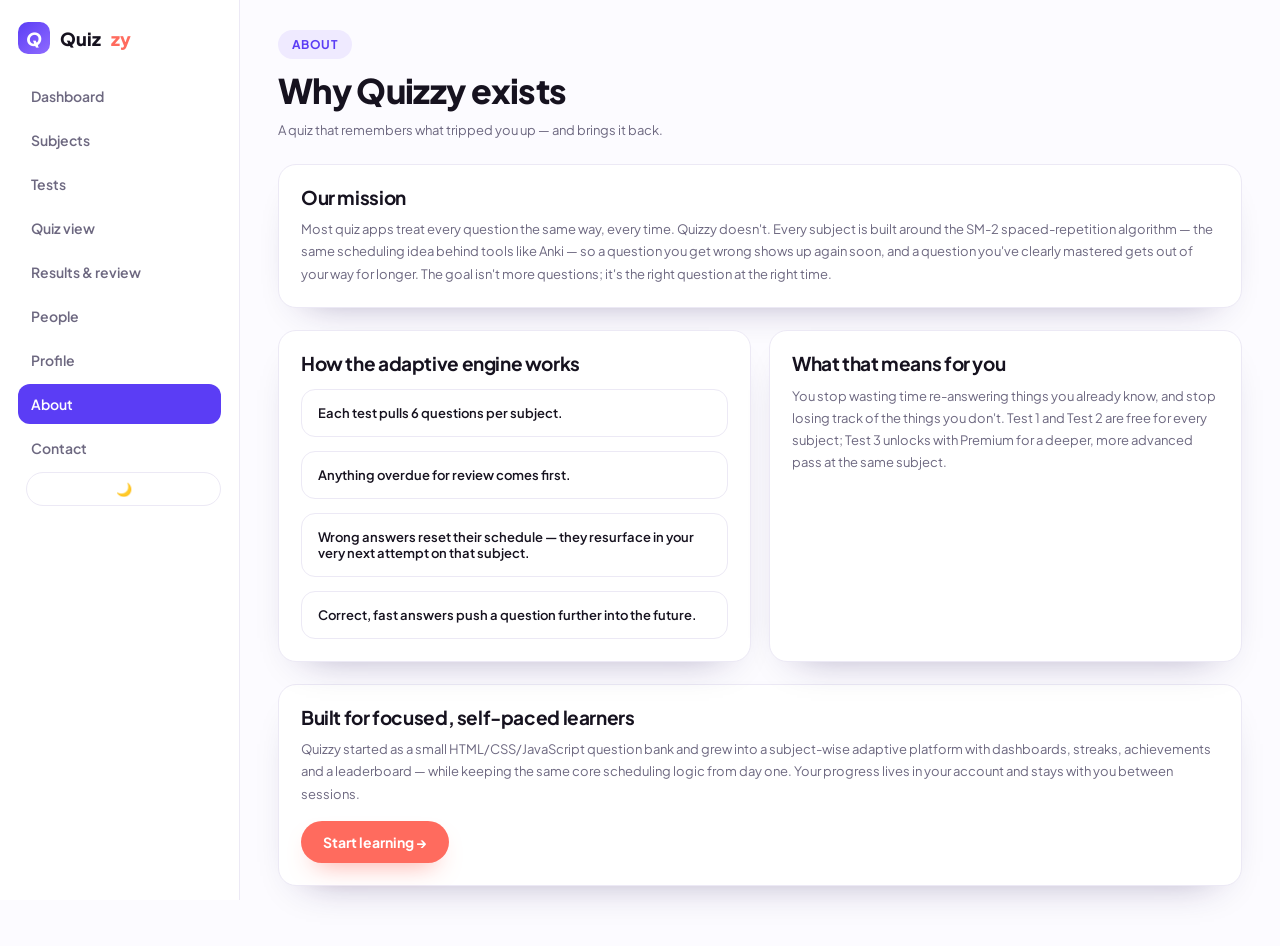
<file: about.html>
<!doctype html>
<html lang="en">

<head>
    <meta charset="utf-8" />
    <meta name="viewport" content="width=device-width, initial-scale=1" />
    <title>About — Quizzy</title>
    <meta name="description" content="Why Quizzy exists, and how its SM-2 spaced-repetition engine helps you learn." />
    <link rel="stylesheet" href="./styles.css" />
</head>

<body>
    <div class="shell">
        <aside class="side">
            <a class="brand" href="./index.html"><i class="brand-mark">Q</i>Quiz<span>zy</span></a>
            <nav>
                <a href="./dashboard.html">Dashboard</a>
                <a href="./subjects.html">Subjects</a>
                <a href="./test-selection.html">Tests</a>
                <a href="./quiz.html">Quiz view</a>
                <a href="./result.html">Results &amp; review</a>
                <a href="./leaderboard.html">People</a>
                <a href="./profile.html">Profile</a>
                <a class="active" href="./about.html">About</a>
                <a href="./contact.html">Contact</a>
            </nav>
        </aside>

        <main class="main">
            <div class="page-head">
                <div><span class="pill">About</span>
                    <h2 style="margin-top:12px">Why Quizzy exists</h2>
                    <p class="small">A quiz that remembers what tripped you up — and brings it back.</p>
                </div>
            </div>

            <section class="card">
                <h3>Our mission</h3>
                <p class="small" style="margin-top:10px;line-height:1.7">Most quiz apps treat every question the same
                    way, every time. Quizzy doesn't. Every subject is built around the SM-2 spaced-repetition algorithm
                    — the same scheduling idea behind tools like Anki — so a question you get wrong shows up again soon,
                    and a question you've clearly mastered gets out of your way for longer. The goal isn't more
                    questions; it's the right question at the right time.</p>
            </section>

            <section class="grid g2" style="margin-top:22px">
                <section class="card">
                    <h3>How the adaptive engine works</h3>
                    <div class="stack small" style="margin-top:14px">
                        <div class="option" style="cursor:default">Each test pulls 6 questions per subject.</div>
                        <div class="option" style="cursor:default">Anything overdue for review comes first.</div>
                        <div class="option" style="cursor:default">Wrong answers reset their schedule — they resurface
                            in your very next attempt on that subject.</div>
                        <div class="option" style="cursor:default">Correct, fast answers push a question further into
                            the future.</div>
                    </div>
                </section>
                <section class="card">
                    <h3>What that means for you</h3>
                    <p class="small" style="margin-top:10px;line-height:1.7">You stop wasting time re-answering things
                        you already know, and stop losing track of the things you don't. Test 1 and Test 2 are free for
                        every subject; Test 3 unlocks with Premium for a deeper, more advanced pass at the same subject.
                    </p>
                </section>
            </section>

            <section class="card" style="margin-top:22px">
                <h3>Built for focused, self-paced learners</h3>
                <p class="small" style="margin-top:10px;line-height:1.7">Quizzy started as a small HTML/CSS/JavaScript
                    question bank and grew into a subject-wise adaptive platform with dashboards, streaks, achievements
                    and a leaderboard — while keeping the same core scheduling logic from day one. Your progress lives
                    in your account and stays with you between sessions.</p>
                <a class="btn btn-accent" href="./subjects.html" style="margin-top:16px">Start learning →</a>
            </section>
        </main>
    </div>
    <script src="./js/storage.js"></script>
    <script src="./js/notifications.js"></script>
    <script src="./js/theme.js"></script>
    <script src="./js/questions.js"></script>
    <script src="./js/sm2.js"></script>
    <script src="./js/progress.js"></script>
    <script src="./js/auth.js"></script>
    <script src="./js/app.js"></script>
</body>

</html>
</file>
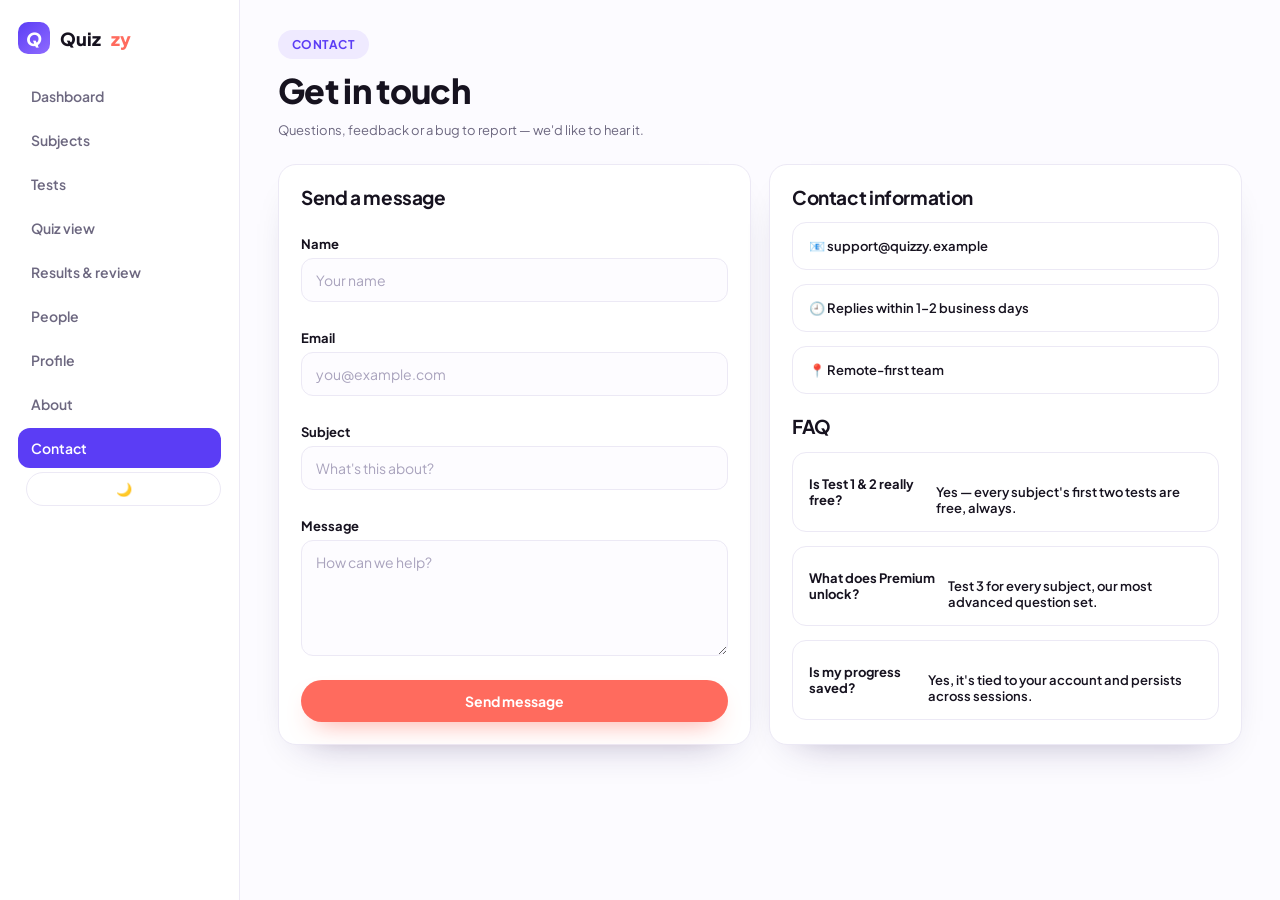
<file: contact.html>
<!doctype html>
<html lang="en">

<head>
    <meta charset="utf-8" />
    <meta name="viewport" content="width=device-width, initial-scale=1" />
    <title>Contact — Quizzy</title>
    <meta name="description" content="Get in touch with the Quizzy team." />
    <link rel="stylesheet" href="./styles.css?v=2" />
</head>

<body>
    <div class="shell">
        <aside class="side">
            <a class="brand" href="./index.html"><i class="brand-mark">Q</i>Quiz<span>zy</span></a>
            <nav>
                <a href="./dashboard.html">Dashboard</a>
                <a href="./subjects.html">Subjects</a>
                <a href="./test-selection.html">Tests</a>
                <a href="./quiz.html">Quiz view</a>
                <a href="./result.html">Results &amp; review</a>
                <a href="./leaderboard.html">People</a>
                <a href="./profile.html">Profile</a>
                <a href="./about.html">About</a>
                <a class="active" href="./contact.html">Contact</a>
            </nav>
        </aside>

        <main class="main">
            <div class="page-head">
                <div><span class="pill">Contact</span>
                    <h2 style="margin-top:12px">Get in touch</h2>
                    <p class="small">Questions, feedback or a bug to report — we'd like to hear it.</p>
                </div>
            </div>

            <section class="grid g2">
                <section class="card">
                    <h3>Send a message</h3>
                    <form class="stack" id="contact-form" style="margin-top:14px">
                        <div class="field"><label for="cname">Name</label><input class="input" id="cname" type="text"
                                placeholder="Your name" /></div>
                        <div class="field"><label for="cemail">Email</label><input class="input" id="cemail"
                                type="email" placeholder="you@example.com" /></div>
                        <div class="field"><label for="csubject">Subject</label><input class="input" id="csubject"
                                type="text" placeholder="What's this about?" /></div>
                        <div class="field"><label for="cmessage">Message</label><textarea class="input" id="cmessage"
                                rows="5" placeholder="How can we help?"></textarea></div>
                        <button class="btn btn-accent btn-block" type="submit" style="margin-top:6px">Send
                            message</button>
                    </form>
                </section>

                <section class="card">
                    <h3>Contact information</h3>
                    <div class="stack small" style="margin-top:14px">
                        <div class="option" style="cursor:default">📧 support@quizzy.example</div>
                        <div class="option" style="cursor:default">🕘 Replies within 1–2 business days</div>
                        <div class="option" style="cursor:default">📍 Remote-first team</div>
                    </div>
                    <h3 style="margin-top:22px">FAQ</h3>
                    <div class="stack small" style="margin-top:14px">
                        <div class="option" style="cursor:default"><b>Is Test 1 &amp; 2 really free?</b><br>Yes — every
                            subject's first two tests are free, always.</div>
                        <div class="option" style="cursor:default"><b>What does Premium unlock?</b><br>Test 3 for every
                            subject, our most advanced question set.</div>
                        <div class="option" style="cursor:default"><b>Is my progress saved?</b><br>Yes, it's tied to
                            your account and persists across sessions.</div>
                    </div>
                </section>
            </section>
        </main>
    </div>
    <script src="./js/storage.js"></script>
    <script src="./js/notifications.js"></script>
    <script src="./js/theme.js?v=2"></script>
    <script src="./js/questions.js?v=2"></script>
    <script src="./js/sm2.js"></script>
    <script src="./js/progress.js"></script>
    <script src="./js/auth.js"></script>
    <script src="./js/app.js"></script>
    <script>
        document.getElementById("contact-form").addEventListener("submit", function (e) {
            e.preventDefault();
            const name = document.getElementById("cname").value.trim();
            const email = document.getElementById("cemail").value.trim();
            const subject = document.getElementById("csubject").value.trim();
            const message = document.getElementById("cmessage").value.trim();
            if (!name || !email || !message) {Notify.showError("Please fill in your name, email and message."); return;}
            if (!Auth.isValidEmail(email)) {Notify.showError("That email address doesn't look valid."); return;}

            const entry = {name, email, subject, message, sentAt: Date.now()};
            // Full history persists in localStorage; the most recent submission is
            // also mirrored to sessionStorage for this tab/visit.
            try {
                const KEY = "quizzy_contact_messages_v1";
                const all = JSON.parse(localStorage.getItem(KEY) || "[]");
                all.push(entry);
                localStorage.setItem(KEY, JSON.stringify(all));
                sessionStorage.setItem("quizzy_last_contact_v1", JSON.stringify(entry));
            } catch (err) { /* storage unavailable — still show success, don't block the user */}

            this.reset();
            Notify.showSuccess("Message sent — we'll get back to you soon.");
        });
    </script>
</body>

</html>
</file>
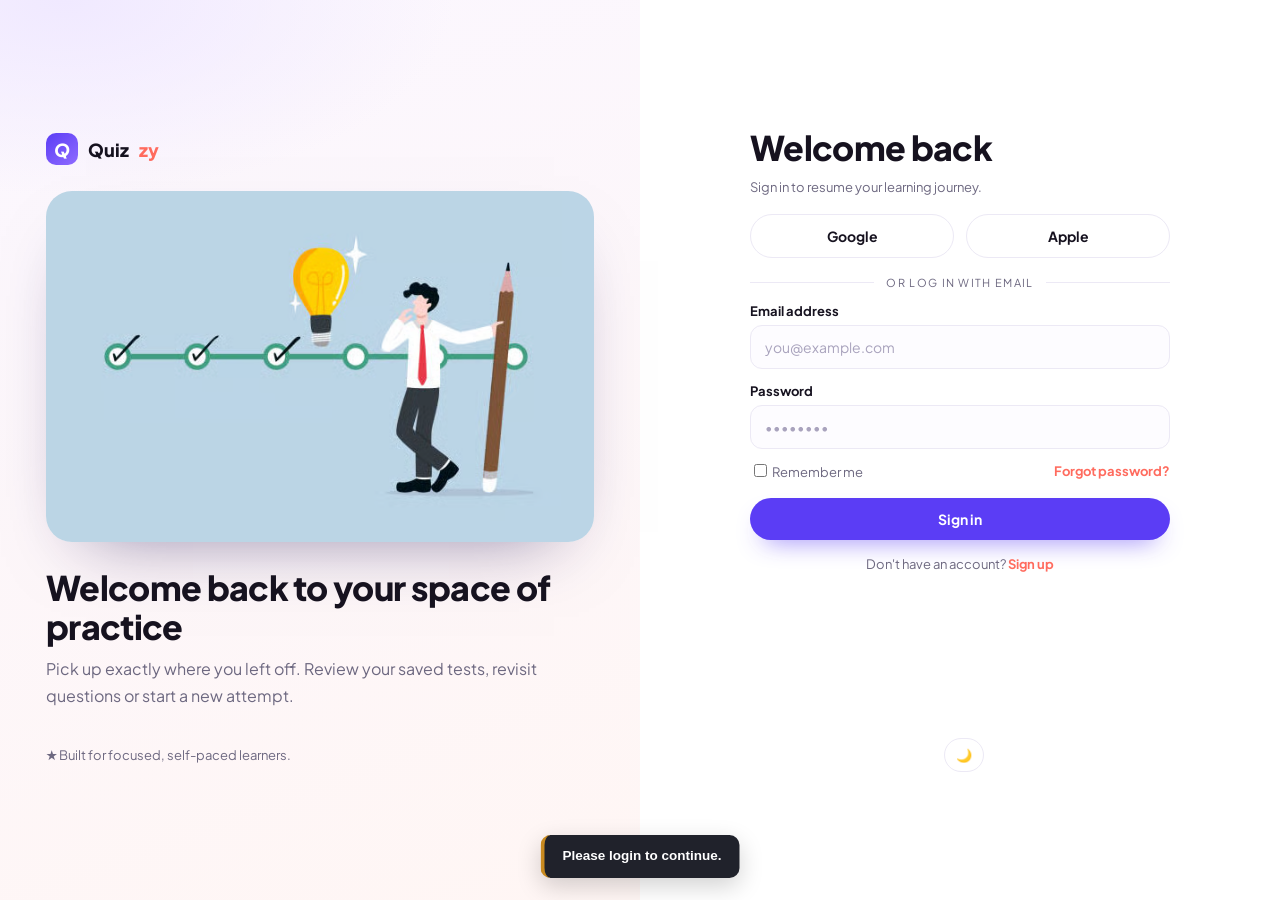
<file: dashboard.html>
<!doctype html>
<html lang="en">

<head>
    <meta charset="utf-8" />
    <meta name="viewport" content="width=device-width, initial-scale=1" />
    <title>Dashboard — Quizzy</title>
    <meta name="description" content="Your Quizzy dashboard: active tests, recent attempts and subject shortcuts." />
    <link rel="stylesheet" href="./styles.css?v=2" />
</head>

<body>
    <div class="shell">
        <aside class="side">
            <a class="brand" href="./index.html"><i class="brand-mark">Q</i>Quiz<span>zy</span></a>
            <nav>
                <a class="active" href="./dashboard.html">Dashboard</a>
                <a href="./subjects.html">Subjects</a>
                <a href="./test-selection.html">Tests</a>
                <a href="./quiz.html">Quiz view</a>
                <a href="./result.html">Results &amp; review</a>
                <a href="./leaderboard.html">People</a>
                <a href="./profile.html">Profile</a>
                <a href="./about.html">About</a>
                <a href="./contact.html">Contact</a>
                <a href="./login.html">Sign out</a>
            </nav>
        </aside>

        <main class="main">
            <div class="page-head">
                <div><span class="pill">Overview</span>
                    <h2 style="margin-top:12px">Dashboard</h2>
                    <p class="small">Your activity summary appears here once you start.</p>
                </div>
                <a class="btn" href="./test-selection.html">Start a test</a>
            </div>

            <div class="grid g4" data-dynamic="user-stats">
                <div class="card"><small class="muted">Tests attempted</small>
                    <h2 style="margin-top:6px">—</h2>
                </div>
                <div class="card"><small class="muted">Questions answered</small>
                    <h2 style="margin-top:6px">—</h2>
                </div>
                <div class="card"><small class="muted">Average score</small>
                    <h2 style="margin-top:6px">—</h2>
                </div>
                <div class="card"><small class="muted">Subjects active</small>
                    <h2 style="margin-top:6px">—</h2>
                </div>
            </div>

            <div class="grid g2" style="margin-top:22px">
                <section class="card" data-dynamic="recent-attempts">
                    <div class="row between">
                        <h3>Recent attempts</h3><a class="small link" href="./result.html">All results</a>
                    </div>
                    <div class="empty" style="margin-top:14px">
                        <div class="icon-chip">🗂️</div><b>No attempts yet</b>
                        <p class="small">Finished tests will be listed here.</p><a class="btn btn-sm btn-ghost"
                            href="./test-selection.html" style="margin-top:12px">Choose a test</a>
                    </div>
                </section>

                <section class="card" data-dynamic="continue-learning">
                    <h3>Continue where you left off</h3>
                    <div class="empty" style="margin-top:14px">
                        <div class="icon-chip" style="background:var(--mint)">⏱️</div><b>Nothing in progress</b>
                        <p class="small">Paused tests will show up here.</p>
                    </div>
                </section>
            </div>

            <section class="card" style="margin-top:22px" data-dynamic="progress-by-subject">
                <div class="row between">
                    <h3>Progress by subject</h3><a class="small link" href="./subjects.html">Manage subjects</a>
                </div>
                <div class="stack" style="margin-top:16px">
                    <div>
                        <div class="row between small muted"><span>Subject slot</span><span>—</span></div>
                        <div class="progress" style="margin-top:8px"><i></i></div>
                    </div>
                    <div>
                        <div class="row between small muted"><span>Subject slot</span><span>—</span></div>
                        <div class="progress" style="margin-top:8px"><i></i></div>
                    </div>
                    <div>
                        <div class="row between small muted"><span>Subject slot</span><span>—</span></div>
                        <div class="progress" style="margin-top:8px"><i></i></div>
                    </div>
                </div>
            </section>
        </main>
    </div>
    <script src="./js/storage.js"></script>
    <script src="./js/notifications.js"></script>
    <script src="./js/theme.js?v=2"></script>
    <script src="./js/questions.js?v=2"></script>
    <script src="./js/sm2.js"></script>
    <script src="./js/progress.js"></script>
    <script src="./js/auth.js"></script>
    <script src="./js/app.js"></script>
    <script src="./js/dashboard.js"></script>
</body>

</html>
</file>
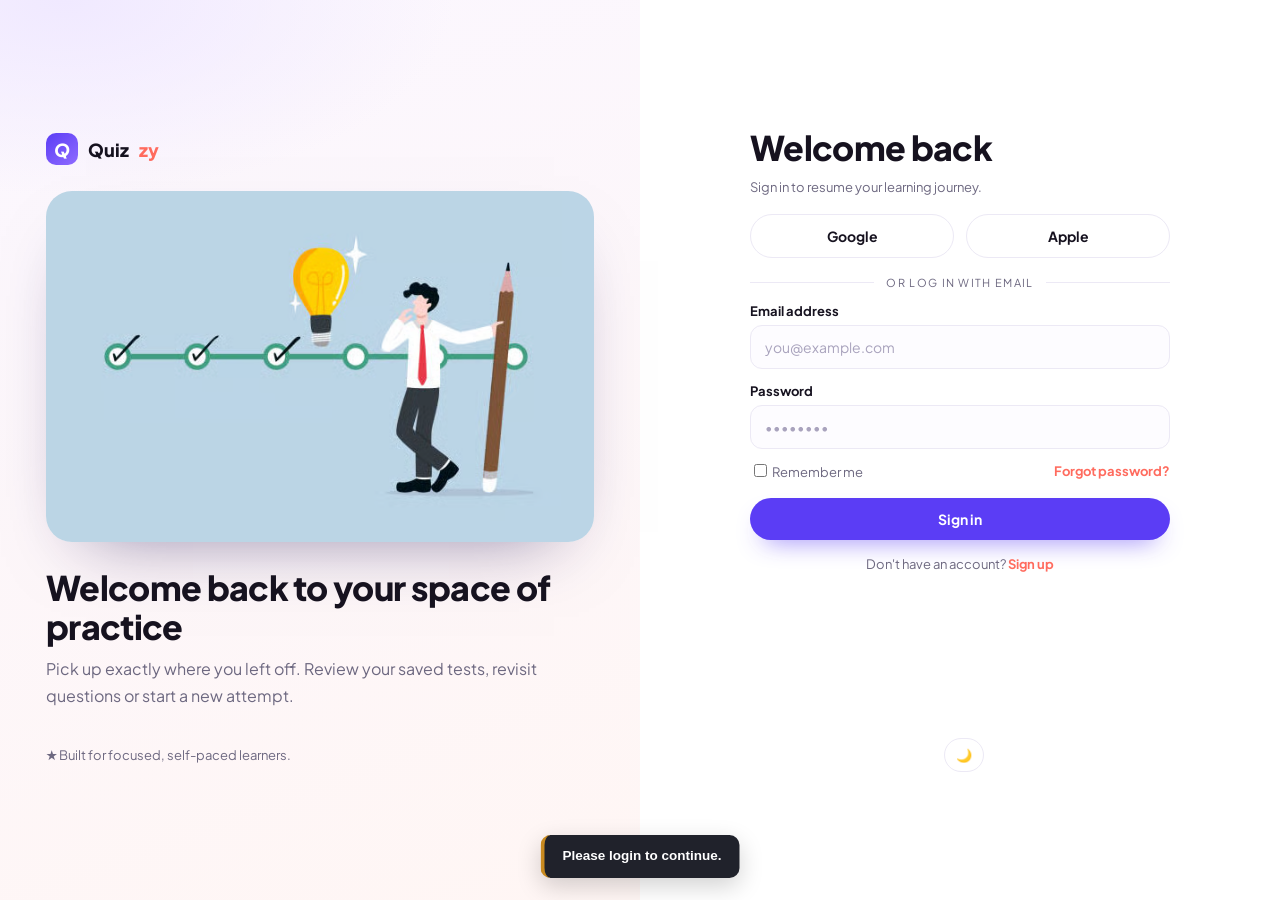
<file: leaderboard.html>
<!doctype html>
<html lang="en">

<head>
    <meta charset="utf-8" />
    <meta name="viewport" content="width=device-width, initial-scale=1" />
    <title>People &amp; leaderboard — Quizzy</title>
    <meta name="description" content="See learners on Quizzy and where attempts rank once results are recorded." />
    <link rel="stylesheet" href="./styles.css?v=2" />
</head>

<body>
    <div class="shell">
        <aside class="side">
            <a class="brand" href="./index.html"><i class="brand-mark">Q</i>Quiz<span>zy</span></a>
            <nav>
                <a href="./dashboard.html">Dashboard</a>
                <a href="./subjects.html">Subjects</a>
                <a href="./test-selection.html">Tests</a>
                <a href="./quiz.html">Quiz view</a>
                <a href="./result.html">Results &amp; review</a>
                <a class="active" href="./leaderboard.html">People</a>
                <a href="./profile.html">Profile</a>
                <a href="./about.html">About</a>
                <a href="./contact.html">Contact</a>
            </nav>
        </aside>

        <main class="main">
            <div class="page-head">
                <div><span class="pill">Community</span>
                    <h2 style="margin-top:12px">People &amp; leaderboard</h2>
                    <p class="small">Rankings appear once attempts are recorded.</p>
                </div>
                <div class="row"><input class="input" type="search" placeholder="Search people"
                        style="width:200px" /><select class="input" style="width:150px">
                        <option>All subjects</option>
                    </select></div>
            </div>

            <div class="grid g3" data-dynamic="podium">
                <div class="card empty">
                    <div class="icon-chip" style="background:var(--lemon)">🥈</div><b>Rank 2</b>
                    <p class="small">Awaiting results</p>
                </div>
                <div class="card empty">
                    <div class="icon-chip" style="background:var(--accent-soft)">🥇</div><b>Rank 1</b>
                    <p class="small">Awaiting results</p>
                </div>
                <div class="card empty">
                    <div class="icon-chip" style="background:var(--sky)">🥉</div><b>Rank 3</b>
                    <p class="small">Awaiting results</p>
                </div>
            </div>

            <section class="card" style="margin-top:22px;padding:0;overflow:hidden" data-dynamic="leaderboard-table">
                <table class="table">
                    <thead>
                        <tr>
                            <th>#</th>
                            <th>Learner</th>
                            <th>Tests</th>
                            <th>Accuracy</th>
                            <th>Score</th>
                        </tr>
                    </thead>
                    <tbody>
                        <tr>
                            <td>—</td>
                            <td>
                                <div class="row"><span class="avatar">?</span><span class="muted">Awaiting data</span>
                                </div>
                            </td>
                            <td>—</td>
                            <td>—</td>
                            <td>—</td>
                        </tr>
                        <tr>
                            <td>—</td>
                            <td>
                                <div class="row"><span class="avatar">?</span><span class="muted">Awaiting data</span>
                                </div>
                            </td>
                            <td>—</td>
                            <td>—</td>
                            <td>—</td>
                        </tr>
                        <tr>
                            <td>—</td>
                            <td>
                                <div class="row"><span class="avatar">?</span><span class="muted">Awaiting data</span>
                                </div>
                            </td>
                            <td>—</td>
                            <td>—</td>
                            <td>—</td>
                        </tr>
                    </tbody>
                </table>
                <div class="empty" style="border:0;border-top:1px solid var(--line);border-radius:0"><b>No rankings
                        yet</b>
                    <p class="small">Complete a test to populate this board.</p>
                </div>
            </section>
        </main>
    </div>
    <script src="./js/storage.js"></script>
    <script src="./js/notifications.js"></script>
    <script src="./js/theme.js?v=2"></script>
    <script src="./js/questions.js?v=2"></script>
    <script src="./js/sm2.js"></script>
    <script src="./js/progress.js"></script>
    <script src="./js/auth.js"></script>
    <script src="./js/app.js"></script>
    <script src="./js/leaderboard.js"></script>
</body>

</html>
</file>
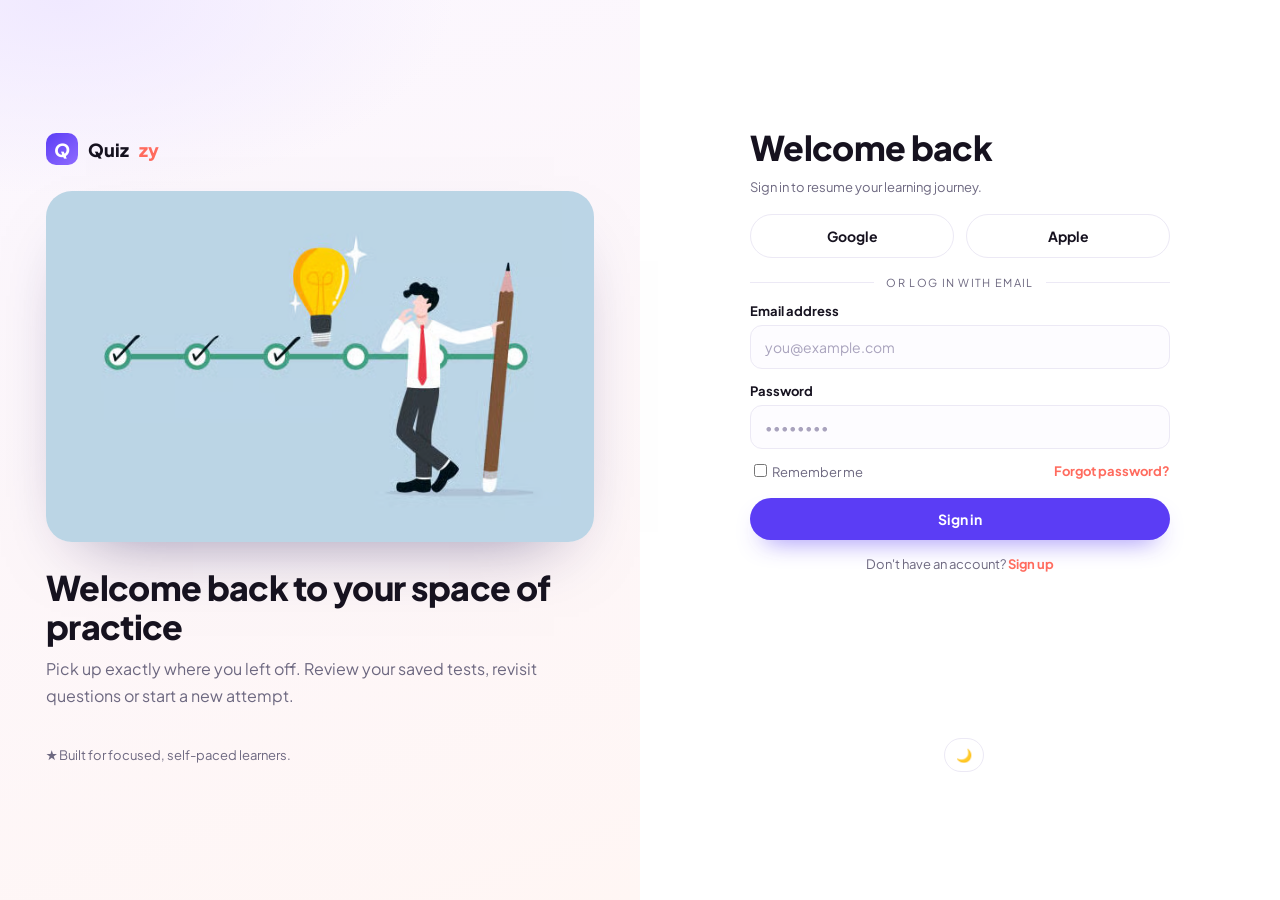
<file: login.html>
<!doctype html>
<html lang="en">

<head>
    <meta charset="utf-8" />
    <meta name="viewport" content="width=device-width, initial-scale=1" />
    <title>Sign in — Quizzy</title>
    <meta name="description" content="Sign in to Quizzy to resume your subjects, tests and reviews." />
    <link rel="stylesheet" href="./styles.css" />
</head>

<body>
    <main class="auth">
        <section class="auth-visual">
            <a class="brand" href="./index.html"><i class="brand-mark">Q</i>Quiz<span>zy</span></a>
            <img src="./images/auth-illustration.png" alt="Illustration of a learner tracking progress milestones" />
            <div>
                <h2>Welcome back to your space of practice</h2>
                <p>Pick up exactly where you left off. Review your saved tests, revisit questions or start a new
                    attempt.</p>
            </div>
            <p class="small">★ Built for focused, self-paced learners.</p>
        </section>

        <section class="auth-form">
            <form class="auth-card reveal">
                <h2>Welcome back</h2>
                <p class="small">Sign in to resume your learning journey.</p>
                <div class="oauth">
                    <button class="btn btn-ghost" type="button">Google</button>
                    <button class="btn btn-ghost" type="button">Apple</button>
                </div>
                <div class="divider">or log in with email</div>
                <div class="field"><label for="email">Email address</label><input class="input" id="email" type="email"
                        placeholder="you@example.com" /></div>
                <div class="field"><label for="password">Password</label><input class="input" id="password"
                        type="password" placeholder="••••••••" /></div>
                <div class="row between" style="margin-top:12px"><label class="small muted"><input type="checkbox" />
                        Remember me</label><a class="small link" href="#">Forgot password?</a></div>
                <button class="btn btn-block" type="button" style="margin-top:18px">Sign in</button>
                <p class="small center" style="margin-top:14px">Don't have an account? <a class="link"
                        href="./signup.html">Sign up</a></p>
            </form>
        </section>
    </main>
    <script src="./js/storage.js"></script>
    <script src="./js/notifications.js"></script>
    <script src="./js/theme.js"></script>
    <script src="./js/questions.js"></script>
    <script src="./js/sm2.js"></script>
    <script src="./js/progress.js"></script>
    <script src="./js/auth.js"></script>
    <script src="./js/app.js"></script>
    <script src="./js/login.js"></script>
</body>

</html>
</file>
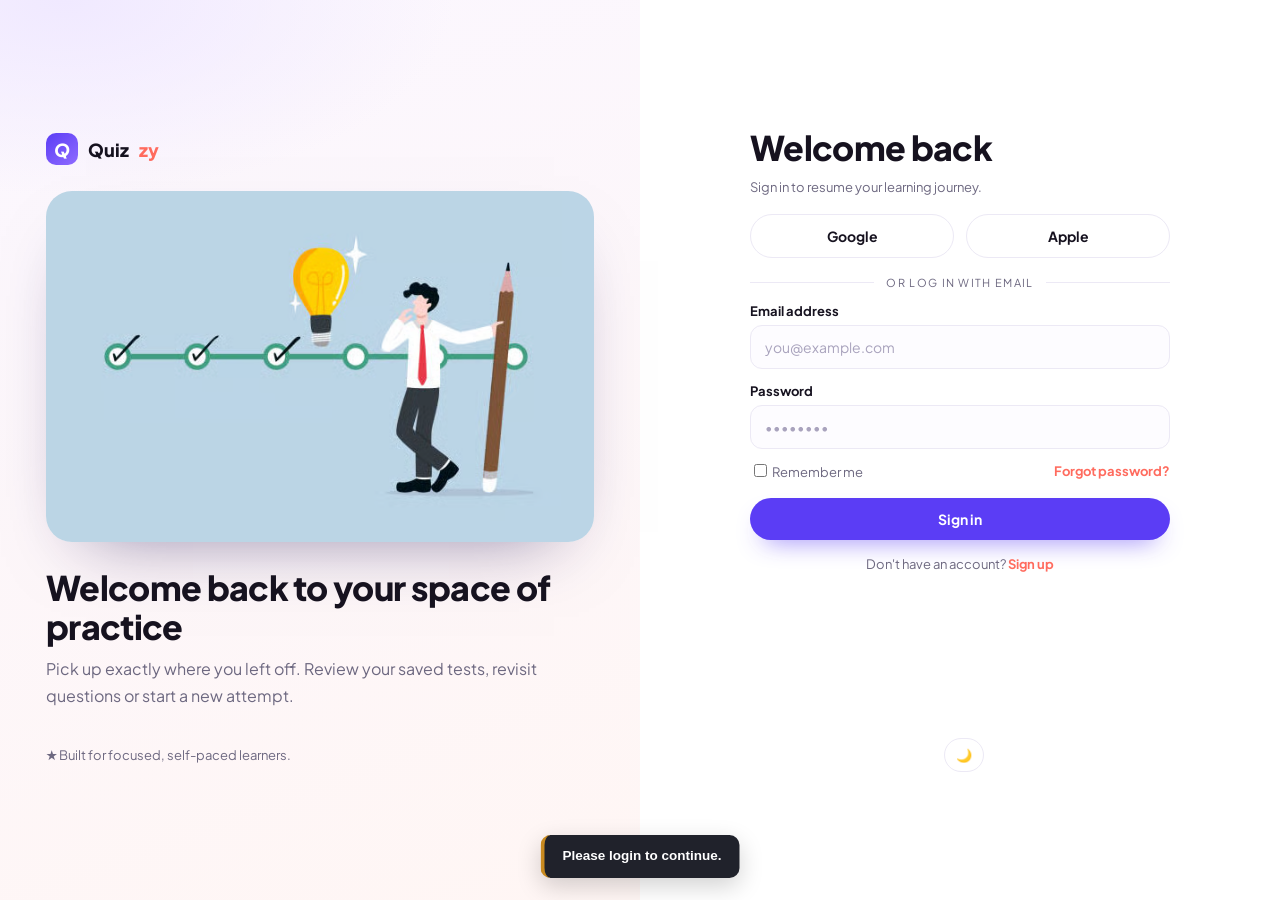
<file: profile.html>
<!doctype html>
<html lang="en">

<head>
    <meta charset="utf-8" />
    <meta name="viewport" content="width=device-width, initial-scale=1" />
    <title>Profile - Quizzy</title>
    <meta name="description" content="Manage your Quizzy account details, preferences and attempt history." />
    <link rel="stylesheet" href="./styles.css?v=2" />
</head>

<body>
    <div class="shell">
        <aside class="side">
            <a class="brand" href="./index.html"><i class="brand-mark">Q</i>Quiz<span>zy</span></a>
            <nav>
                <a href="./dashboard.html">Dashboard</a>
                <a href="./subjects.html">Subjects</a>
                <a href="./test-selection.html">Tests</a>
                <a href="./quiz.html">Quiz view</a>
                <a href="./result.html">Results &amp; review</a>
                <a href="./leaderboard.html">People</a>
                <a class="active" href="./profile.html">Profile</a>
                <a href="./about.html">About</a>
                <a href="./contact.html">Contact</a>
            </nav>
        </aside>

        <main class="main">
            <div class="page-head">
                <div><span class="pill">Account</span>
                    <h2 style="margin-top:12px">Profile</h2>
                    <p class="small">Account details load here after sign in.</p>
                </div>
                <a class="btn btn-ghost" href="./login.html">Sign out</a>
            </div>

            <section class="card" data-dynamic="profile-header">
                <div class="row" style="gap:18px;flex-wrap:wrap">
                    <span class="avatar" style="width:68px;height:68px;font-size:22px">?</span>
                    <div>
                        <h3>Name placeholder</h3>
                        <p class="small">email@placeholder</p>
                    </div>
                    <button class="btn btn-sm" type="button" style="margin-left:auto">Edit profile</button>
                </div>
            </section>

            <div class="grid g2" style="margin-top:22px">
                <section class="card">
                    <h3>Account details</h3>
                    <div class="field"><label for="pname">Full name</label><input class="input" id="pname" type="text"
                            placeholder="Your name" /></div>
                    <div class="field"><label for="pemail">Email address</label><input class="input" id="pemail"
                            type="email" placeholder="you@example.com" /></div>
                    <div class="field"><label for="plevel">Study level</label><select class="input" id="plevel">
                            <option>Select level</option>
                        </select></div>
                    <div class="field"><label for="pbio">About</label><textarea class="input" id="pbio" rows="3"
                            placeholder="A short line about your goals"></textarea></div>
                    <button class="btn" type="button" style="margin-top:16px">Save changes</button>
                </section>

                <div class="stack">
                    <section class="card" data-dynamic="profile-stats">
                        <h3>Your numbers</h3>
                        <div class="grid g2" style="margin-top:14px">
                            <div class="card"><small class="muted">Tests</small>
                                <h2 style="margin-top:6px">—</h2>
                            </div>
                            <div class="card"><small class="muted">Accuracy</small>
                                <h2 style="margin-top:6px">—</h2>
                            </div>
                        </div>
                    </section>
                    <section class="card" data-dynamic="attempt-history">
                        <h3>Attempt history</h3>
                        <div class="empty" style="margin-top:14px">
                            <div class="icon-chip">📄</div><b>No history yet</b>
                            <p class="small">Completed attempts will be listed here.</p>
                        </div>
                    </section>
                    <section class="card">
                        <h3>Preferences</h3>
                        <div class="stack small" style="margin-top:12px">
                            <label class="row between"><span>Email notifications</span><input type="checkbox" /></label>
                            <label class="row between"><span>Show me on leaderboard</span><input type="checkbox" /></label>
                            <label class="row between"><span>Timed mode by default</span><input type="checkbox" /></label>
                        </div>
                    </section>
                </div>
            </div>
        </main>
    </div>
    <script src="./js/storage.js"></script>
    <script src="./js/notifications.js"></script>
    <script src="./js/theme.js?v=2"></script>
    <script src="./js/questions.js?v=2"></script>
    <script src="./js/sm2.js"></script>
    <script src="./js/progress.js"></script>
    <script src="./js/auth.js"></script>
    <script src="./js/app.js"></script>
    <script src="./js/profile.js"></script>
</body>

</html>
</file>
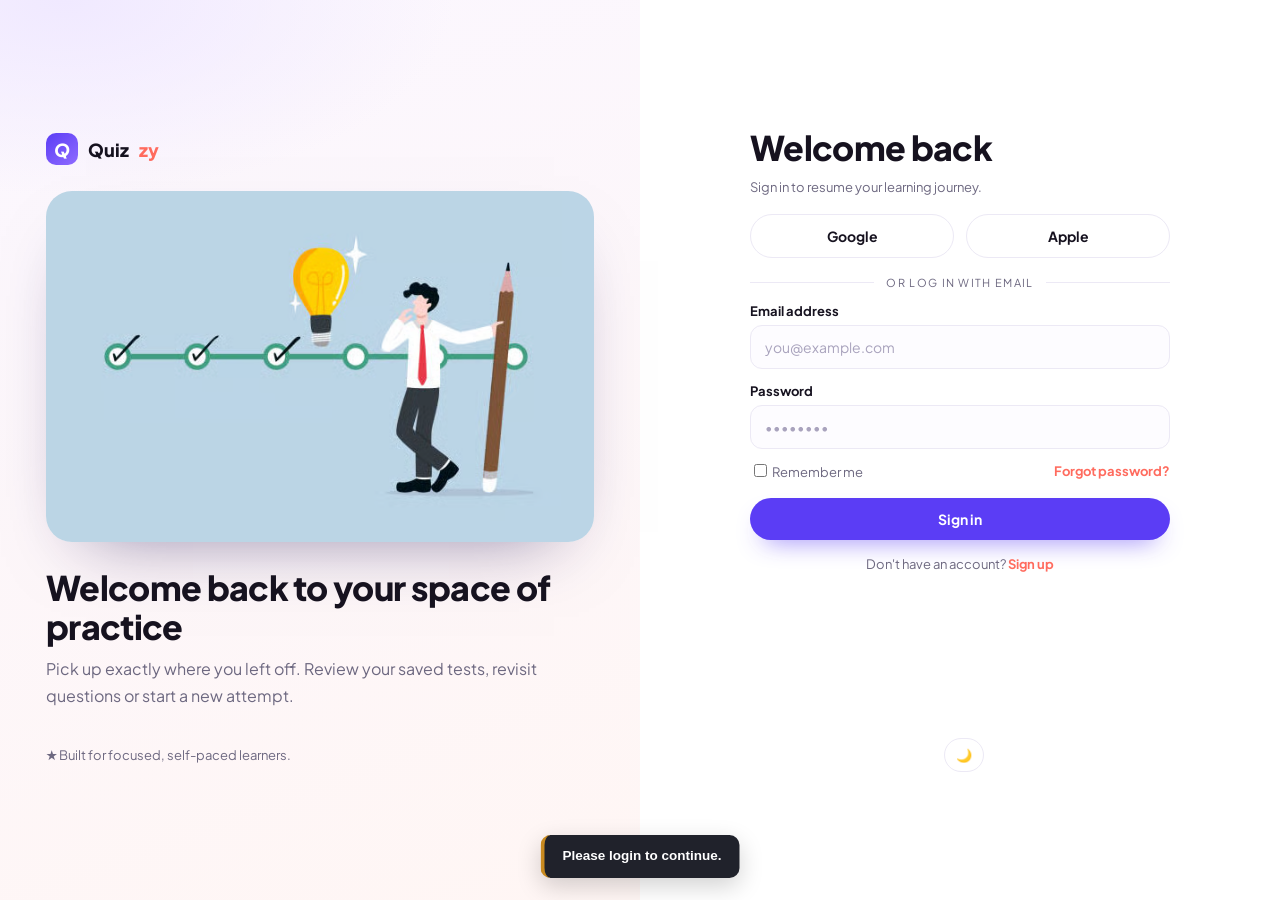
<file: quiz.html>
<!doctype html>
<html lang="en">

<head>
    <meta charset="utf-8" />
    <meta name="viewport" content="width=device-width, initial-scale=1" />
    <title>Quiz in progress — Quizzy</title>
    <meta name="description"
        content="Answer questions one at a time with a clean, distraction-free Quizzy test view." />
    <link rel="stylesheet" href="./styles.css?v=2" />
</head>

<body>
    <header class="nav">
        <div class="wrap nav-inner">
            <a class="brand" href="./index.html"><i class="brand-mark">Q</i>Quiz<span>zy</span></a>
            <span class="tag sky" style="margin-left:auto" data-dynamic="total-timer">⏱ Total 00:00</span>
            <span class="tag lemon" data-dynamic="q-timer" style="margin-left:8px">● 30s</span>
            <a class="btn btn-ghost btn-sm" href="./test-selection.html">Exit</a>
        </div>
    </header>

    <main class="wrap section">
        <div class="grid" style="grid-template-columns:1.6fr 0.8fr;gap:22px" id="quiz-layout">
            <section class="card reveal">
                <div class="row between small muted"><span data-dynamic="question-index">Question — of —</span><span
                        class="tag lemon" data-dynamic="difficulty">Difficulty —</span></div>
                <div class="progress" style="margin:12px 0 22px"><i style="width:0"></i></div>

                <h3 data-dynamic="question-text" style="font-size:22px;line-height:1.35">Question text will be loaded
                    here.</h3>

                <div class="stack" style="margin-top:22px" data-dynamic="options">
                    <button class="option" type="button"><span class="key">A</span> Option placeholder</button>
                    <button class="option" type="button"><span class="key">B</span> Option placeholder</button>
                    <button class="option" type="button"><span class="key">C</span> Option placeholder</button>
                    <button class="option" type="button"><span class="key">D</span> Option placeholder</button>
                </div>

                <div class="row between" style="margin-top:26px">
                    <button class="btn btn-ghost" type="button">← Previous</button>
                    <div class="row"><button class="btn btn-ghost" type="button">Mark for review</button><button
                            class="btn" type="button">Next →</button></div>
                </div>
            </section>

            <aside class="stack">
                <div class="card">
                    <h3>Question palette</h3>
                    <div class="qdots" style="margin-top:14px" data-dynamic="question-palette">
                        <span>1</span><span>2</span><span>3</span><span>4</span><span>5</span>
                        <span>6</span><span>7</span><span>8</span><span>9</span><span>10</span>
                    </div>
                    <p class="small" style="margin-top:12px">Palette fills as questions load.</p>
                </div>
                <div class="card" data-dynamic="attempt-summary">
                    <h3>This attempt</h3>
                    <div class="stack small muted" style="margin-top:12px">
                        <div class="row between"><span>Answered</span><b>—</b></div>
                        <div class="row between"><span>Correct so far</span><b>—</b></div>
                        <div class="row between"><span>Remaining</span><b>—</b></div>
                    </div>
                    <button class="btn btn-accent btn-block" type="button" style="margin-top:16px">Submit test</button>
                </div>
            </aside>
        </div>
    </main>
    <script src="./js/storage.js"></script>
    <script src="./js/notifications.js"></script>
    <script src="./js/theme.js?v=2"></script>
    <script src="./js/questions.js?v=2"></script>
    <script src="./js/sm2.js"></script>
    <script src="./js/progress.js"></script>
    <script src="./js/auth.js"></script>
    <script src="./js/app.js"></script>
    <script src="./js/quiz.js"></script>
</body>

</html>
</file>
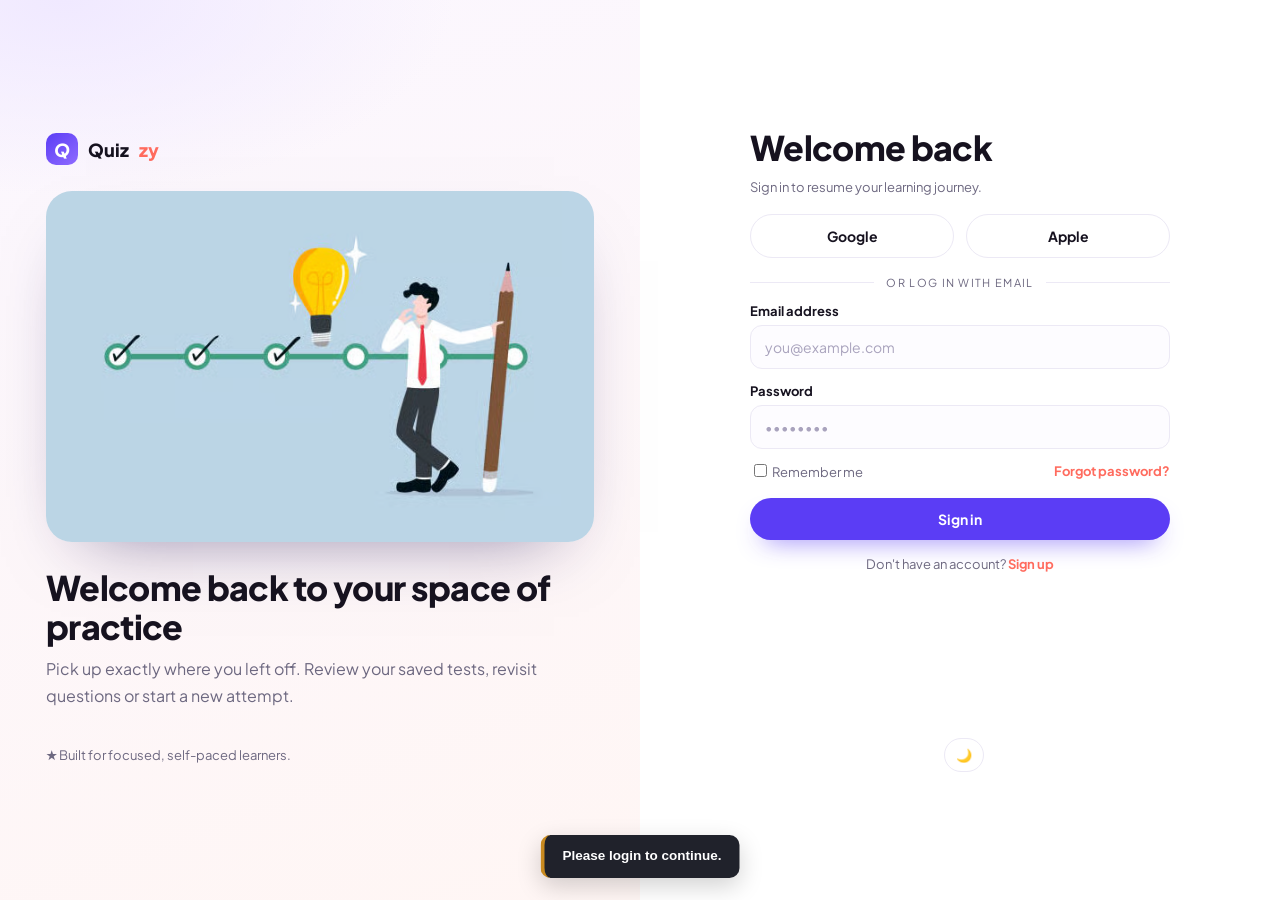
<file: result.html>
<!doctype html>
<html lang="en">

<head>
    <meta charset="utf-8" />
    <meta name="viewport" content="width=device-width, initial-scale=1" />
    <title>Result &amp; review — Quizzy</title>
    <meta name="description" content="See your Quizzy attempt summary and review every question with explanations." />
    <link rel="stylesheet" href="./styles.css?v=2" />
</head>

<body>
    <div class="shell">
        <aside class="side">
            <a class="brand" href="./index.html"><i class="brand-mark">Q</i>Quiz<span>zy</span></a>
            <nav>
                <a href="./dashboard.html">Dashboard</a>
                <a href="./subjects.html">Subjects</a>
                <a href="./test-selection.html">Tests</a>
                <a href="./quiz.html">Quiz view</a>
                <a class="active" href="./result.html">Results &amp; review</a>
                <a href="./leaderboard.html">People</a>
                <a href="./profile.html">Profile</a>
                <a href="./about.html">About</a>
                <a href="./contact.html">Contact</a>
            </nav>
        </aside>

        <main class="main">
            <div class="page-head">
                <div><span class="pill">Attempt summary</span>
                    <h2 style="margin-top:12px">Result &amp; review</h2>
                    <p class="small">Scores and per-question review load here after an attempt.</p>
                </div>
                <div class="row"><a class="btn btn-ghost" href="./test-selection.html">Retake</a><a class="btn"
                        href="./leaderboard.html">View leaderboard</a></div>
            </div>

            <div class="grid g4" data-dynamic="result-summary">
                <div class="card"><small class="muted">Score</small>
                    <h2 style="margin-top:6px">—</h2>
                </div>
                <div class="card"><small class="muted">Correct</small>
                    <h2 style="margin-top:6px">—</h2>
                </div>
                <div class="card"><small class="muted">Incorrect</small>
                    <h2 style="margin-top:6px">—</h2>
                </div>
                <div class="card"><small class="muted">Time taken</small>
                    <h2 style="margin-top:6px">—</h2>
                </div>
            </div>

            <div class="grid g2" style="margin-top:22px">
                <section class="card" data-dynamic="accuracy-breakdown">
                    <h3>Accuracy breakdown</h3>
                    <div class="stack" style="margin-top:16px">
                        <div>
                            <div class="row between small muted"><span>Topic slot</span><span>—</span></div>
                            <div class="progress" style="margin-top:8px"><i></i></div>
                        </div>
                        <div>
                            <div class="row between small muted"><span>Topic slot</span><span>—</span></div>
                            <div class="progress" style="margin-top:8px"><i></i></div>
                        </div>
                        <div>
                            <div class="row between small muted"><span>Topic slot</span><span>—</span></div>
                            <div class="progress" style="margin-top:8px"><i></i></div>
                        </div>
                    </div>
                </section>
                <section class="card" data-dynamic="suggestions">
                    <h3>What to revisit</h3>
                    <div class="empty" style="margin-top:14px">
                        <div class="icon-chip" style="background:var(--lemon)">💡</div><b>No suggestions yet</b>
                        <p class="small">Weak topics appear once a test is submitted.</p>
                    </div>
                </section>
            </div>

            <section class="card" style="margin-top:22px" data-dynamic="question-review">
                <div class="row between">
                    <h3>Question-by-question review</h3>
                    <div class="row"><span class="tag">Correct</span><span class="tag rose">Incorrect</span><span
                            class="tag lemon">Skipped</span></div>
                </div>
                <div class="stack" style="margin-top:16px">
                    <article class="card">
                        <div class="row between small muted"><span>Question —</span><span class="tag sky">Status —</span></div>
                        <h3 style="margin-top:10px;font-size:16px">Question text placeholder</h3>
                        <div class="stack" style="margin-top:12px">
                            <div class="option">Your answer: —</div>
                            <div class="option">Correct answer: —</div>
                        </div>
                        <p class="small">Explanation will appear here.</p>
                    </article>
                    <article class="card">
                        <div class="row between small muted"><span>Question —</span><span class="tag sky">Status  —</span></div>
                        <h3 style="margin-top:10px;font-size:16px">Question text placeholder</h3>
                        <div class="stack" style="margin-top:12px">
                            <div class="option">Your answer: —</div>
                            <div class="option">Correct answer: —</div>
                        </div>
                        <p class="small">Explanation will appear here.</p>
                    </article>
                </div>
            </section>
        </main>
    </div>
    <script src="./js/storage.js"></script>
    <script src="./js/notifications.js"></script>
    <script src="./js/theme.js?v=2"></script>
    <script src="./js/questions.js?v=2"></script>
    <script src="./js/sm2.js"></script>
    <script src="./js/progress.js"></script>
    <script src="./js/auth.js"></script>
    <script src="./js/app.js"></script>
    <script src="./js/result.js"></script>
</body>

</html>
</file>
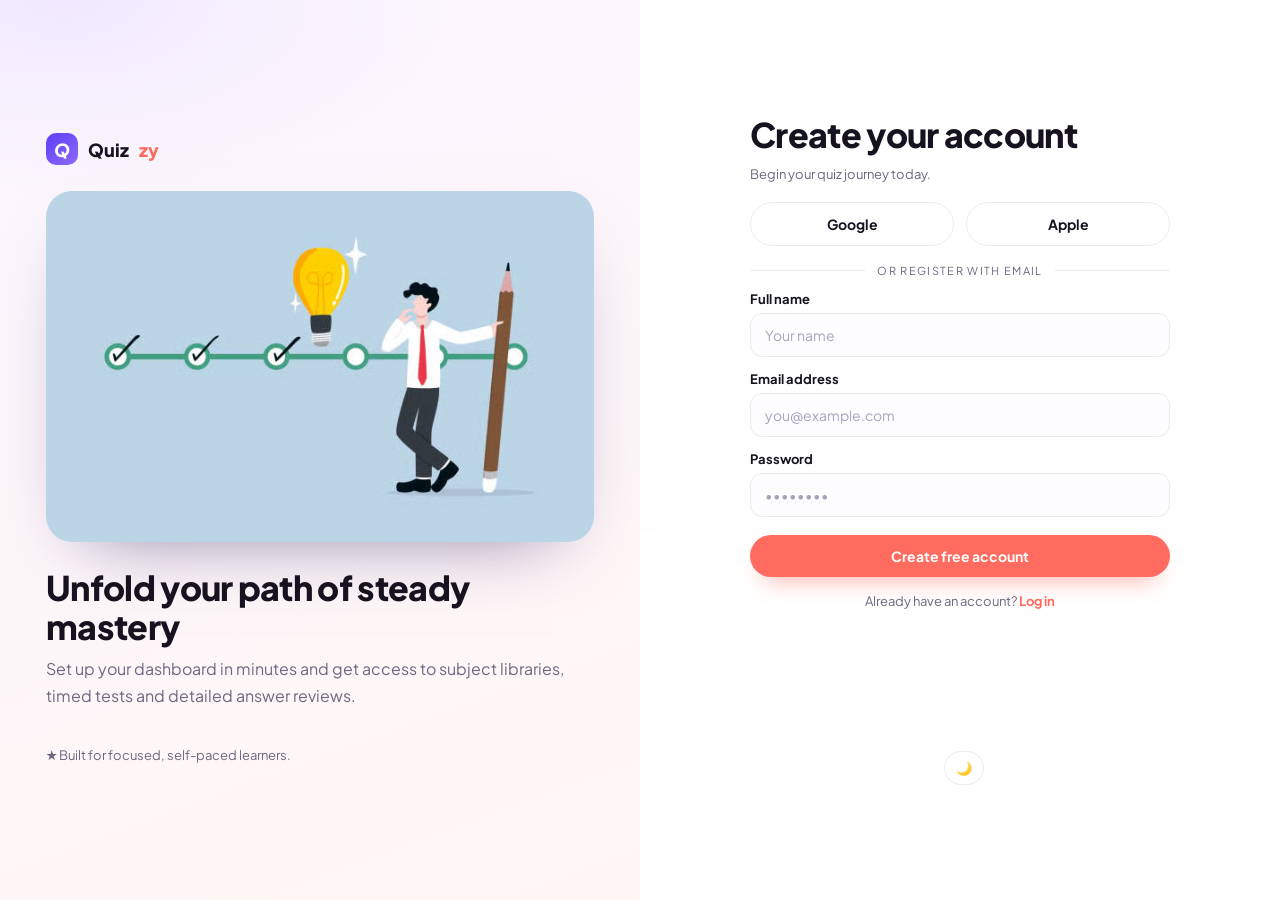
<file: signup.html>
<!doctype html>
<html lang="en">

<head>
    <meta charset="utf-8" />
    <meta name="viewport" content="width=device-width, initial-scale=1" />
    <title>Create your account — Quizzy</title>
    <meta name="description" content="Create a Quizzy account to start subject-wise quizzes and track your reviews." />
    <link rel="stylesheet" href="./styles.css" />
</head>

<body>
    <main class="auth">
        <section class="auth-visual">
            <a class="brand" href="./index.html"><i class="brand-mark">Q</i>Quiz<span>zy</span></a>
            <img src="./images/auth-illustration.png" alt="Illustration of a learner planning study milestones" />
            <div>
                <h2>Unfold your path of steady mastery</h2>
                <p>Set up your dashboard in minutes and get access to subject libraries, timed tests and detailed answer
                    reviews.</p>
            </div>
            <p class="small">★ Built for focused, self-paced learners.</p>
        </section>

        <section class="auth-form">
            <form class="auth-card reveal">
                <h2>Create your account</h2>
                <p class="small">Begin your quiz journey today.</p>
                <div class="oauth">
                    <button class="btn btn-ghost" type="button">Google</button>
                    <button class="btn btn-ghost" type="button">Apple</button>
                </div>
                <div class="divider">or register with email</div>
                <div class="field"><label for="name">Full name</label><input class="input" id="name" type="text"
                        placeholder="Your name" /></div>
                <div class="field"><label for="email">Email address</label><input class="input" id="email" type="email"
                        placeholder="you@example.com" /></div>
                <div class="field"><label for="password">Password</label><input class="input" id="password"
                        type="password" placeholder="••••••••" /></div>
                <button class="btn btn-accent btn-block" type="button" style="margin-top:18px">Create free
                    account</button>
                <p class="small center" style="margin-top:14px">Already have an account? <a class="link"
                        href="./login.html">Log in</a></p>
            </form>
        </section>
    </main>
    <script src="./js/storage.js"></script>
    <script src="./js/notifications.js"></script>
    <script src="./js/theme.js"></script>
    <script src="./js/questions.js"></script>
    <script src="./js/sm2.js"></script>
    <script src="./js/progress.js"></script>
    <script src="./js/auth.js"></script>
    <script src="./js/app.js"></script>
    <script src="./js/signup.js"></script>
</body>

</html>
</file>
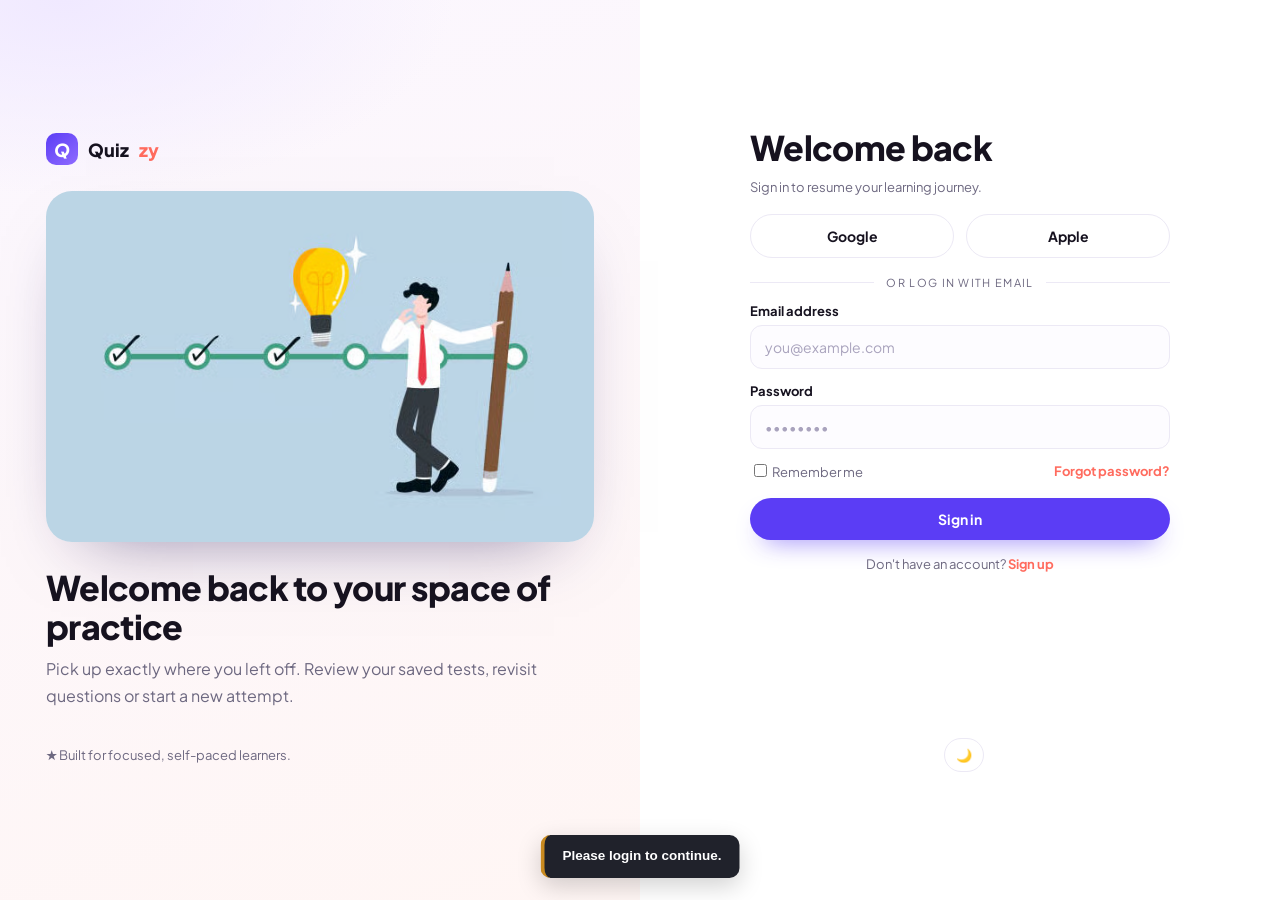
<file: subjects.html>
<!doctype html>
<html lang="en">

<head>
    <meta charset="utf-8" />
    <meta name="viewport" content="width=device-width, initial-scale=1" />
    <title>Subjects — Quizzy</title>
    <meta name="description" content="Browse Quizzy subject libraries and open a subject to see its tests." />
    <link rel="stylesheet" href="./styles.css?v=2" />
</head>

<body>
    <div class="shell">
        <aside class="side">
            <a class="brand" href="./index.html"><i class="brand-mark">Q</i>Quiz<span>zy</span></a>
            <nav>
                <a href="./dashboard.html">Dashboard</a>
                <a class="active" href="./subjects.html">Subjects</a>
                <a href="./test-selection.html">Tests</a>
                <a href="./quiz.html">Quiz view</a>
                <a href="./result.html">Results &amp; review</a>
                <a href="./leaderboard.html">People</a>
                <a href="./profile.html">Profile</a>
            </nav>
        </aside>

        <main class="main">
            <div class="page-head">
                <div><span class="pill">Library</span>
                    <h2 style="margin-top:12px">Subjects</h2>
                    <p class="small">Pick a subject to see its available tests.</p>
                </div>
                <div class="row"><input class="input" type="search" placeholder="Search subjects"
                        style="width:220px" /><button class="btn btn-ghost btn-sm" type="button">Filter</button></div>
            </div>

            <div class="row" style="flex-wrap:wrap;margin-bottom:18px">
                <span class="tag">All</span><span class="tag sky">HTML</span><span class="tag sky">CSS</span><span
                    class="tag sky">JavaScript</span><span class="tag lemon">Python</span><span
                    class="tag lemon">Java</span><span class="tag lemon">C++</span><span
                    class="tag rose">Aptitude</span><span class="tag rose">DBMS</span><span class="tag rose">OS</span>
            </div>

            <div class="grid g3" data-dynamic="subjects-list">
                <a class="card card-hover" href="./test-selection.html">
                    <div class="icon-chip">🧮</div>
                    <h3 style="margin-top:12px">Subject name</h3>
                    <p class="small">Short subject description placeholder.</p>
                    <div class="row between small muted" style="margin-top:14px"><span>— tests</span><span>—
                            questions</span></div>
                </a>
                <a class="card card-hover" href="./test-selection.html">
                    <div class="icon-chip" style="background:var(--mint)">🔬</div>
                    <h3 style="margin-top:12px">Subject name</h3>
                    <p class="small">Short subject description placeholder.</p>
                    <div class="row between small muted" style="margin-top:14px"><span>— tests</span><span>—
                            questions</span></div>
                </a>
                <a class="card card-hover" href="./test-selection.html">
                    <div class="icon-chip" style="background:var(--lemon)">📖</div>
                    <h3 style="margin-top:12px">Subject name</h3>
                    <p class="small">Short subject description placeholder.</p>
                    <div class="row between small muted" style="margin-top:14px"><span>— tests</span><span>—
                            questions</span></div>
                </a>
                <a class="card card-hover" href="./test-selection.html">
                    <div class="icon-chip" style="background:var(--sky)">💻</div>
                    <h3 style="margin-top:12px">Subject name</h3>
                    <p class="small">Short subject description placeholder.</p>
                    <div class="row between small muted" style="margin-top:14px"><span>— tests</span><span>—questions</span></div>
                </a>
                <a class="card card-hover" href="./test-selection.html">
                    <div class="icon-chip" style="background:var(--accent-soft)">🌐</div>
                    <h3 style="margin-top:12px">Subject name</h3>
                    <p class="small">Short subject description placeholder.</p>
                    <div class="row between small muted" style="margin-top:14px"><span>— tests</span><span>—
                            questions</span></div>
                </a>
                <div class="card empty">
                    <div class="icon-chip">➕</div><b>More subjects</b>
                    <p class="small">Additional subjects load here.</p>
                </div>
            </div>
        </main>
    </div>
    <script src="./js/storage.js"></script>
    <script src="./js/notifications.js"></script>
    <script src="./js/theme.js?v=2"></script>
    <script src="./js/questions.js?v=2"></script>
    <script src="./js/sm2.js"></script>
    <script src="./js/progress.js"></script>
    <script src="./js/auth.js"></script>
    <script src="./js/app.js"></script>
    <script src="./js/subjects.js"></script>
</body>

</html>
</file>
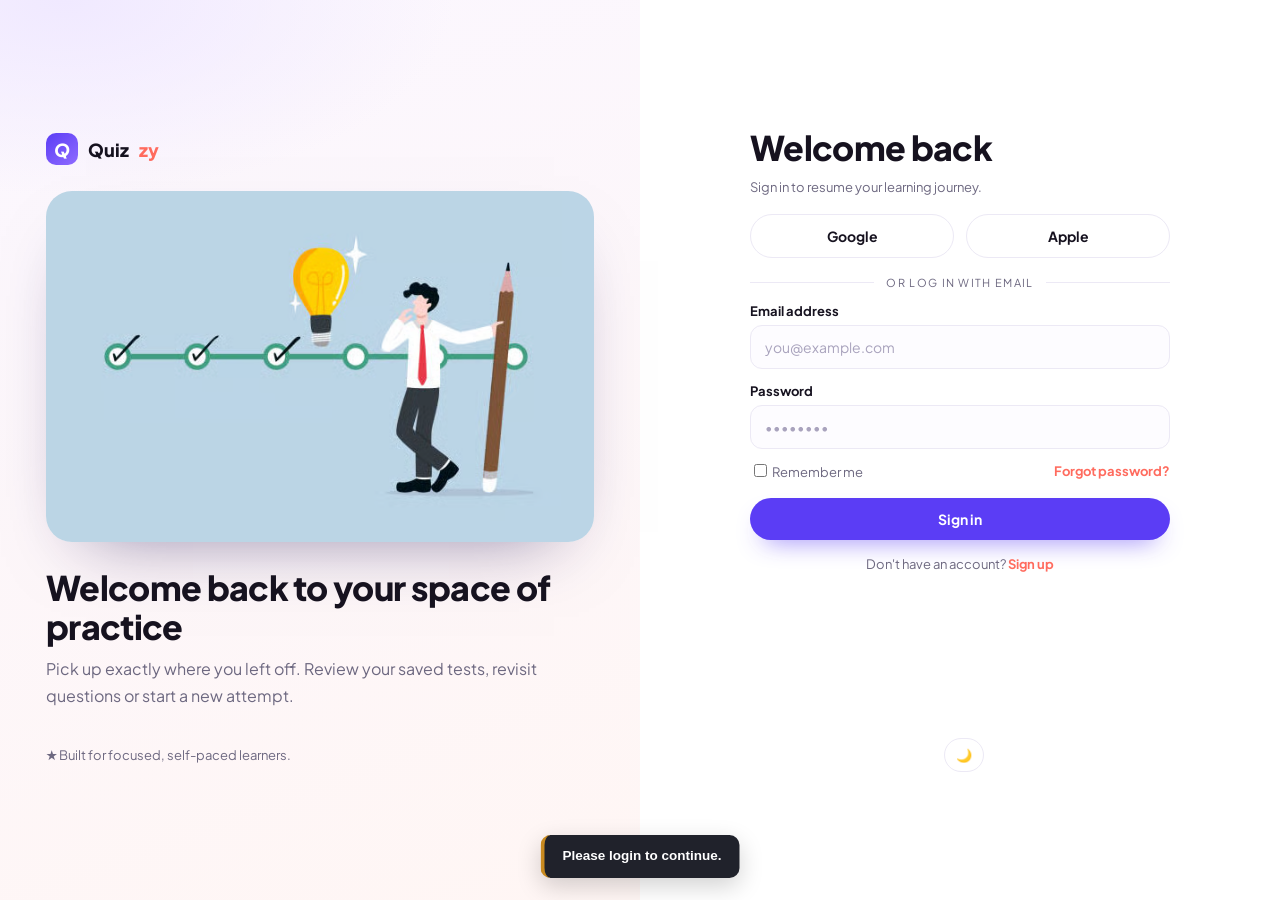
<file: test-selection.html>
<!doctype html>
<html lang="en">

<head>
    <meta charset="utf-8" />
    <meta name="viewport" content="width=device-width, initial-scale=1" />
    <title>Choose a test — Quizzy</title>
    <meta name="description" content="Select a test type, difficulty and length before starting your Quizzy attempt." />
    <link rel="stylesheet" href="./styles.css?v=2" />
</head>

<body>
    <div class="shell">
        <aside class="side">
            <a class="brand" href="./index.html"><i class="brand-mark">Q</i>Quiz<span>zy</span></a>
            <nav>
                <a href="./dashboard.html">Dashboard</a>
                <a href="./subjects.html">Subjects</a>
                <a class="active" href="./test-selection.html">Tests</a>
                <a href="./quiz.html">Quiz view</a>
                <a href="./result.html">Results &amp; review</a>
                <a href="./leaderboard.html">People</a>
                <a href="./profile.html">Profile</a>
                <a href="./about.html">About</a>
                <a href="./contact.html">Contact</a>
            </nav>
        </aside>

        <main class="main">
            <div class="page-head">
                <div><span class="pill">Step 1 of 2</span>
                    <h2 style="margin-top:12px">Choose your test</h2>
                    <p class="small">Set the format, then start the attempt.</p>
                </div>
                <a class="small link" href="./subjects.html">← Back to subjects</a>
            </div>

            <div class="grid g3">
                <div class="card card-hover">
                    <div class="icon-chip">⚡</div>
                    <h3 style="margin-top:12px">Quick practice</h3>
                    <p class="small">Short untimed set for revision.</p>
                </div>
                <div class="card card-hover">
                    <div class="icon-chip" style="background:var(--lemon)">⏳</div>
                    <h3 style="margin-top:12px">Timed test</h3>
                    <p class="small">Exam-style attempt with a countdown.</p>
                </div>
                <div class="card card-hover">
                    <div class="icon-chip" style="background:var(--accent-soft)">🏁</div>
                    <h3 style="margin-top:12px">Challenge</h3>
                    <p class="small">Compete on the shared leaderboard.</p>
                </div>
            </div>

            <div class="grid g2" style="margin-top:22px">
                <section class="card">
                    <h3>Test settings</h3>
                    <div class="field"><label for="subject">Subject</label><select class="input" id="subject"
                            data-dynamic="subject-options">
                            <option>Select a subject</option>
                        </select></div>
                    <div class="field"><label for="chapter">Chapter / topic</label><select class="input" id="chapter"
                            data-dynamic="chapter-options">
                            <option>All topics</option>
                        </select></div>
                    <div class="field"><label for="difficulty">Difficulty</label><select class="input" id="difficulty">
                            <option>Mixed</option>
                            <option>Easy</option>
                            <option>Medium</option>
                            <option>Hard</option>
                        </select></div>
                    <div class="field"><label for="count">Number of questions</label><input class="input" id="count"
                            type="number" placeholder="e.g. 10" /></div>
                    <div class="field"><label for="duration">Duration (minutes)</label><input class="input"
                            id="duration" type="number" placeholder="e.g. 15" /></div>
                    <a class="btn btn-block" href="./quiz.html" style="margin-top:18px">Start test</a>
                </section>

                <section class="card" data-dynamic="available-tests">
                    <h3>Available tests</h3>
                    <div class="empty" style="margin-top:14px">
                        <div class="icon-chip" style="background:var(--sky)">📝</div><b>No tests loaded</b>
                        <p class="small">Tests for the selected subject appear here.</p>
                    </div>
                    <div style="margin-top:16px">
                        <div class="skeleton skel-80"></div>
                        <div class="skeleton skel-60"></div>
                        <div class="skeleton skel-40"></div>
                    </div>
                </section>
            </div>
        </main>
    </div>
    <script src="./js/storage.js"></script>
    <script src="./js/notifications.js"></script>
    <script src="./js/theme.js?v=2"></script>
    <script src="./js/questions.js?v=2"></script>
    <script src="./js/sm2.js"></script>
    <script src="./js/progress.js"></script>
    <script src="./js/auth.js"></script>
    <script src="./js/app.js"></script>
    <script src="./js/test-selection.js"></script>
</body>

</html>
</file>
<file: styles.css>
/* Quizzy — shared design system (HTML + CSS only) */
@import url("https://fonts.googleapis.com/css2?family=Plus+Jakarta+Sans:wght@400;500;600;700;800&display=swap");

:root {
    --bg: #fcfbff;
    --surface: #ffffff;
    --ink: #16121f;
    --muted: #6d6880;
    --line: #ece9f5;
    --primary: #5b3df5;
    --primary-soft: #efeaff;
    --accent: #ff6b5e;
    --accent-soft: #ffeeeb;
    --mint: #eaf8f1;
    --lemon: #fff6e3;
    --sky: #eaf1ff;
    --lilac: #f4eeff;
    --radius: 18px;
    --radius-lg: 26px;
    --shadow: 0 18px 40px -28px rgba(30, 15, 80, 0.45);
    --shadow-lg: 0 30px 70px -40px rgba(30, 15, 80, 0.55);
    --ease: cubic-bezier(0.34, 1.4, 0.5, 1);
    --correct-text: #1f7a4d;
    --incorrect-text: #c0483c;
}

* {
    box-sizing: border-box;
}

html {
    scroll-behavior: smooth;
}

body {
    margin: 0;
    font-family: "Plus Jakarta Sans", system-ui, sans-serif;
    background: var(--bg);
    color: var(--ink);
    -webkit-font-smoothing: antialiased;
}

img {
    max-width: 100%;
    display: block;
}

a {
    color: inherit;
    text-decoration: none;
}

.wrap {
    width: min(1120px, 92vw);
    margin: 0 auto;
}

.section {
    padding: 68px 0;
}

.center {
    text-align: center;
}

.muted {
    color: var(--muted);
}

.small {
    font-size: 13px;
}

h1,h2,h3,h4 {
    margin: 0;
    line-height: 1.15;
    letter-spacing: -0.02em;
}

h1 {
    font-size: clamp(32px, 5vw, 52px);
    font-weight: 800;
}

h2 {
    font-size: clamp(24px, 3.2vw, 34px);
    font-weight: 800;
}

h3 {
    font-size: 19px;
    font-weight: 700;
}

p {
    line-height: 1.65;
    color: var(--muted);
    margin: 10px 0 0;
}

/* ---------- nav ---------- */
.nav {
    position: sticky;
    top: 0;
    z-index: 40;
    background: rgba(255, 255, 255, 0.82);
    backdrop-filter: blur(14px);
    border-bottom: 1px solid var(--line);
}

.nav-inner {
    display: flex;
    align-items: center;
    gap: 18px;
    height: 68px;
}

.brand {
    display: flex;
    align-items: center;
    gap: 10px;
    font-weight: 800;
    font-size: 18px;
}

.brand-mark {
    width: 32px;
    height: 32px;
    border-radius: 10px;
    display: grid;
    place-items: center;
    background: linear-gradient(140deg, var(--primary), #8f6bff);
    color: #fff;
    font-weight: 800;
}

.brand span {
    color: var(--accent);
}

.nav-links {
    display: flex;
    gap: 26px;
    margin-left: auto;
    font-size: 14px;
    font-weight: 600;
    color: var(--muted);
}

.nav-links a {
    position: relative;
    padding: 6px 0;
    transition: color 0.25s ease;
}

.nav-links a::after {
    content: "";
    position: absolute;
    left: 0;
    bottom: 0;
    height: 2px;
    width: 100%;
    background: var(--primary);
    transform: scaleX(0);
    transform-origin: right;
    transition: transform 0.3s var(--ease);
}

.nav-links a:hover {
    color: var(--ink);
}

.nav-links a:hover::after,
.nav-links a.active::after {
    transform: scaleX(1);
    transform-origin: left;
}

.nav-links a.active {
    color: var(--ink);
}


.btn {
    display: inline-flex;
    align-items: center;
    justify-content: center;
    gap: 8px;
    border: 0;
    cursor: pointer;
    font: inherit;
    font-weight: 700;
    font-size: 14px;
    padding: 12px 22px;
    border-radius: 999px;
    background: var(--primary);
    color: #fff;
    transition: transform 0.25s var(--ease), box-shadow 0.25s ease, background 0.25s ease, color 0.25s ease;
    box-shadow: 0 12px 26px -14px rgba(91, 61, 245, 0.9);
}

.btn:hover {
    transform: translateY(-2px) scale(1.035);
    box-shadow: 0 18px 34px -14px rgba(91, 61, 245, 0.85);
}

.btn:active {
    transform: scale(0.97);
}

.btn-ghost {
    background: transparent;
    color: var(--ink);
    border: 1px solid var(--line);
    box-shadow: none;
}

.btn-ghost:hover {
    background: #fff;
    border-color: #dcd5f5;
}

.btn-accent {
    background: var(--accent);
    box-shadow: 0 12px 26px -14px rgba(255, 107, 94, 0.9);
}

.btn-block {
    width: 100%;
}

.btn-sm {
    padding: 9px 16px;
    font-size: 13px;
}

.pill {
    display: inline-flex;
    align-items: center;
    gap: 8px;
    padding: 7px 14px;
    border-radius: 999px;
    background: var(--primary-soft);
    color: var(--primary);
    font-size: 12px;
    font-weight: 700;
    letter-spacing: 0.04em;
    text-transform: uppercase;
}

/* ---------- cards ---------- */
.card {
    background: var(--surface);
    border: 1px solid var(--line);
    border-radius: var(--radius);
    padding: 22px;
    box-shadow: var(--shadow);
    transition: transform 0.3s var(--ease), box-shadow 0.3s ease, border-color 0.3s ease;
}

.card-hover:hover {
    transform: translateY(-6px) scale(1.012);
    box-shadow: var(--shadow-lg);
    border-color: #ded5ff;
}

.grid {
    display: grid;
    gap: 18px;
}

.g2 {
    grid-template-columns: repeat(2, 1fr);
}

.g3 {
    grid-template-columns: repeat(3, 1fr);
}

.g4 {
    grid-template-columns: repeat(4, 1fr);
}

.row {
    display: flex;
    align-items: center;
    gap: 12px;
}

.between {
    justify-content: space-between;
}

.stack {
    display: flex;
    flex-direction: column;
    gap: 14px;
}

.icon-chip {
    width: 42px;
    height: 42px;
    border-radius: 13px;
    display: grid;
    place-items: center;
    background: var(--lilac);
    font-size: 19px;
}


.hero {
    background:
        radial-gradient(700px 340px at 88% -8%, #ffe9e4 0%, transparent 62%),
        radial-gradient(760px 420px at 4% 0%, #ece4ff 0%, transparent 60%),
        linear-gradient(180deg, #fbf9ff, var(--bg));
    border-bottom: 1px solid var(--line);
}

.hero-grid {
    display: grid;
    grid-template-columns: 1.05fr 0.95fr;
    gap: 40px;
    align-items: center;
    padding: 64px 0 72px;
}

.hero h1 span {
    color: var(--primary);
}

.hero h1 em {
    font-style: normal;
    color: var(--accent);
}

.hero-art {
    background: linear-gradient(150deg, #fff, #f6f2ff);
    border: 1px solid var(--line);
    border-radius: var(--radius-lg);
    padding: 22px;
    box-shadow: var(--shadow-lg);
}

.stats {
    display: grid;
    grid-template-columns: repeat(4, 1fr);
    gap: 14px;
    padding-bottom: 60px;
}

.stat {
    background: #fff;
    border: 1px solid var(--line);
    border-radius: var(--radius);
    padding: 18px;
    text-align: center;
}

.stat b {
    display: block;
    font-size: 24px;
}

.stat small {
    color: var(--muted);
    font-size: 12px;
    font-weight: 600;
}


.empty {
    border: 1.5px dashed #ddd6f2;
    border-radius: var(--radius);
    background: #fff;
    padding: 30px;
    text-align: center;
    color: var(--muted);
}

.empty .icon-chip {
    margin: 0 auto 10px;
}

[data-dynamic] {
    position: relative;
}

.skeleton {
    height: 12px;
    border-radius: 999px;
    background: linear-gradient(90deg, #f1eefb, #e7e2f7, #f1eefb);
}

.skeleton+.skeleton {
    margin-top: 9px;
}

.skel-60 {
    width: 60%;
}

.skel-40 {
    width: 40%;
}

.skel-80 {
    width: 80%;
}

/* ---------- auth ---------- */
.auth {
    min-height: 100vh;
    display: grid;
    grid-template-columns: 1fr 1fr;
    background: #fff;
}

.auth-visual {
    padding: 46px;
    display: flex;
    flex-direction: column;
    gap: 26px;
    justify-content: center;
    background: radial-gradient(600px 300px at 10% 0%, #f0e9ff, transparent 65%), linear-gradient(160deg, #fbf7ff, #fff6f4);
}

.auth-visual img {
    border-radius: var(--radius-lg);
    box-shadow: var(--shadow-lg);
}

.auth-form {
    display: grid;
    place-items: center;
    padding: 46px 34px;
}

.auth-card {
    width: min(420px, 100%);
}

.field {
    margin-top: 14px;
}

.field label {
    display: block;
    font-size: 13px;
    font-weight: 700;
    margin-bottom: 6px;
}

.input {
    width: 100%;
    padding: 12px 14px;
    border-radius: 12px;
    border: 1px solid var(--line);
    background: #fdfcff;
    font: inherit;
    font-size: 14px;
    color: var(--ink);
    transition: border-color 0.25s ease, box-shadow 0.25s ease, transform 0.25s var(--ease);
}

.input::placeholder {
    color: #a9a3bd;
}

.input:focus {
    outline: none;
    border-color: var(--primary);
    box-shadow: 0 0 0 4px var(--primary-soft);
}

.oauth {
    display: grid;
    grid-template-columns: 1fr 1fr;
    gap: 12px;
    margin-top: 16px;
}

.divider {
    display: flex;
    align-items: center;
    gap: 12px;
    margin: 18px 0 4px;
    color: var(--muted);
    font-size: 11px;
    letter-spacing: 0.12em;
    text-transform: uppercase;
}

.divider::before,
.divider::after {
    content: "";
    height: 1px;
    flex: 1;
    background: var(--line);
}

.link {
    color: var(--accent);
    font-weight: 700;
}

/* ---------- app shell ---------- */
.shell {
    display: grid;
    grid-template-columns: 240px 1fr;
    min-height: 100vh;
}

.side {
    border-right: 1px solid var(--line);
    background: #fff;
    padding: 22px 18px;
    position: sticky;
    top: 0;
    height: 100vh;
}

.side nav {
    display: flex;
    flex-direction: column;
    gap: 4px;
    margin-top: 22px;
}

.side nav a {
    padding: 11px 13px;
    border-radius: 12px;
    font-size: 14px;
    font-weight: 600;
    color: var(--muted);
    transition: background 0.25s ease, color 0.25s ease, transform 0.25s var(--ease);
}

.side nav a:hover {
    background: var(--lilac);
    color: var(--ink);
    transform: translateX(3px);
}

.side nav a.active {
    background: var(--primary);
    color: #fff;
}

.main {
    padding: 30px clamp(18px, 3vw, 38px) 60px;
}

.page-head {
    display: flex;
    align-items: flex-end;
    justify-content: space-between;
    gap: 16px;
    margin-bottom: 22px;
    flex-wrap: wrap;
}

/* ---------- quiz ---------- */
.option {
    display: flex;
    align-items: center;
    gap: 12px;
    padding: 15px 16px;
    border-radius: 14px;
    border: 1px solid var(--line);
    background: #fff;
    cursor: pointer;
    font-weight: 600;
    transition: transform 0.25s var(--ease), border-color 0.25s ease, background 0.25s ease;
}

.option:hover {
    transform: scale(1.012) translateX(2px);
    border-color: var(--primary);
    background: #fbfaff;
}

.option .key {
    width: 28px;
    height: 28px;
    border-radius: 9px;
    display: grid;
    place-items: center;
    background: var(--lilac);
    font-size: 13px;
}

.progress {
    height: 8px;
    border-radius: 999px;
    background: var(--line);
    overflow: hidden;
}

.progress i {
    display: block;
    height: 100%;
    width: 0;
    background: linear-gradient(90deg, var(--primary), #9b7bff);
    border-radius: 999px;
    transition: width 0.5s ease;
}

.qdots {
    display: flex;
    gap: 8px;
    flex-wrap: wrap;
}

.qdots span {
    width: 34px;
    height: 34px;
    border-radius: 10px;
    display: grid;
    place-items: center;
    border: 1px solid var(--line);
    font-size: 13px;
    font-weight: 700;
    color: var(--muted);
    background: #fff;
    transition: transform 0.25s var(--ease), border-color 0.25s ease;
}

.qdots span:hover {
    transform: translateY(-2px) scale(1.06);
    border-color: var(--primary);
}

/* ---------- tables / lists ---------- */
.table {
    width: 100%;
    border-collapse: collapse;
    font-size: 14px;
}

.table th {
    text-align: left;
    font-size: 12px;
    text-transform: uppercase;
    letter-spacing: 0.06em;
    color: var(--muted);
    padding: 12px 14px;
}

.table td {
    padding: 14px;
    border-top: 1px solid var(--line);
}

.table tbody tr {
    transition: background 0.25s ease;
}

.table tbody tr:hover {
    background: #faf8ff;
}

.avatar {
    width: 36px;
    height: 36px;
    border-radius: 50%;
    background: var(--lilac);
    display: grid;
    place-items: center;
    color: var(--muted);
    font-size: 13px;
}

.tag {
    font-size: 12px;
    font-weight: 700;
    padding: 5px 11px;
    border-radius: 999px;
    background: var(--mint);
    color: #1d7a53;
}

.tag.sky {
    background: var(--sky);
    color: #2c5bb8;
}

.tag.lemon {
    background: var(--lemon);
    color: #99700f;
}

.tag.rose {
    background: var(--accent-soft);
    color: #c0483c;
}

.footer {
    border-top: 1px solid var(--line);
    background: #16121f;
    color: #cfc9e2;
    padding: 40px 0;
    margin-top: 40px;
}

.footer .wrap {
    display: flex;
    justify-content: space-between;
    gap: 20px;
    flex-wrap: wrap;
}

.footer a:hover {
    color: #fff;
}

.reveal {
    animation: rise 0.6s var(--ease) both;
}

@keyframes rise {
    from {
        opacity: 0;
        transform: translateY(14px);
    }

    to {
        opacity: 1;
        transform: none;
    }
}

@media (max-width: 940px) {

    .hero-grid,
    .auth,
    .g4,
    .g3,
    .g2,
    .stats {
        grid-template-columns: 1fr;
    }

    .shell {
        grid-template-columns: 1fr;
    }

    .side {
        position: static;
        height: auto;
        border-right: 0;
        border-bottom: 1px solid var(--line);
    }

    .side nav {
        flex-direction: row;
        flex-wrap: wrap;
    }

    .nav-links {
        display: none;
    }

    .stats {
        grid-template-columns: repeat(2, 1fr);
    }
}


html[data-theme="dark"] {
    --bg: #14121b;
    --surface: #1d1a27;
    --ink: #f1eef8;
    --muted: #a8a2bd;
    --line: #322e42;
    --primary-soft: #2a2340;
    --accent-soft: #3a2420;
    --mint: #17281f;
    --lemon: #2c2515;
    --sky: #182234;
    --lilac: #241f36;
}

html[data-theme="dark"] .hero-art img,
html[data-theme="dark"] .auth-visual img {
    opacity: .88;
}


html[data-theme="dark"] .hero {
    background:
        radial-gradient(700px 340px at 88% -8%, #3a2420 0%, transparent 62%),
        radial-gradient(760px 420px at 4% 0%, #241f36 0%, transparent 60%),
        linear-gradient(180deg, #1a1724, var(--bg));
}


html[data-theme="dark"] .nav {
    background: rgba(20, 18, 27, 0.86);
}

html[data-theme="dark"] .stat,
html[data-theme="dark"] .empty,
html[data-theme="dark"] .side,
html[data-theme="dark"] .option,
html[data-theme="dark"] .qdots span,
html[data-theme="dark"] .btn-ghost:hover {
    background: var(--surface);
}

html[data-theme="dark"] .input {
    background: #201c2c;
}

html[data-theme="dark"] .option:hover {
    background: #241f33;
}

html[data-theme="dark"] .table tbody tr:hover {
    background: #211d2c;
}

html[data-theme="dark"] .auth,
html[data-theme="dark"] .auth-form {
    background: var(--bg);
}

html[data-theme="dark"] .auth-visual {
    background: radial-gradient(600px 300px at 10% 0%, #241f36, transparent 65%), linear-gradient(160deg, var(--bg), #201820);
}

html[data-theme="dark"] .hero-art {
    background: linear-gradient(150deg, var(--surface), #1c1828);
}

html[data-theme="dark"] .newsletter-card {
    background: linear-gradient(140deg, #241f36, #2a1f1c) !important;
}

/* correct/incorrect answer states — keep readable against the dark surface */
html[data-theme="dark"] .option.correct {
    background: #17301f;
}

html[data-theme="dark"] .option.incorrect {
    background: #33191a;
}

/* status tags (timers, difficulty badge, palette dots) — the hardcoded text
   colors below were tuned for light backgrounds only; lighten them so they
   stay legible on the darker token backgrounds in dark mode. */
html[data-theme="dark"] .tag {
    color: #7be0ac;
}

html[data-theme="dark"] .tag.sky {
    color: #8ab4ff;
}

html[data-theme="dark"] .tag.lemon {
    color: #e6c07a;
}

html[data-theme="dark"] .tag.rose {
    color: #ff9d90;
}

html[data-theme="dark"] {
    --correct-text: #7be0ac;
    --incorrect-text: #ff9d90;
}

/* small utility additions used by the JS layer */
.due-badge {
    display: inline-flex;
    align-items: center;
    gap: 6px;
    background: var(--lilac);
    color: var(--primary);
    font-weight: 700;
    font-size: 12.5px;
    padding: 6px 12px;
    border-radius: 999px;
}

.locked-overlay {
    position: relative;
    opacity: .6;
    filter: grayscale(.4);
    cursor: pointer;
}

.locked-overlay::after {
    content: "🔒";
    position: absolute;
    top: 12px;
    right: 12px;
    font-size: 18px;
}

.why-note {
    background: var(--lilac);
    border-left: 3px solid var(--primary);
    border-radius: 0 10px 10px 0;
    padding: 10px 14px;
    font-size: 12.5px;
    color: var(--ink);
    margin-top: 12px;
}

.fast-tag {
    background: var(--accent-soft);
    color: var(--accent);
    font-weight: 700;
    font-size: 11px;
    padding: 3px 9px;
    border-radius: 6px;
    margin-left: 8px;
}

/* option reveal states — used by the quiz engine to lock+reveal an answer immediately on click */
.option.correct {
    border-color: #2f9e6f;
    background: #eafaf1;
}

.option.incorrect {
    border-color: #d64545;
    background: #fdecec;
}

.option.selected {
    outline: 2px solid var(--primary);
    outline-offset: 1px;
}

.option:disabled, .option[disabled] {
    cursor: default;
    opacity: 1;
    color: var(--ink);
}
</file>
